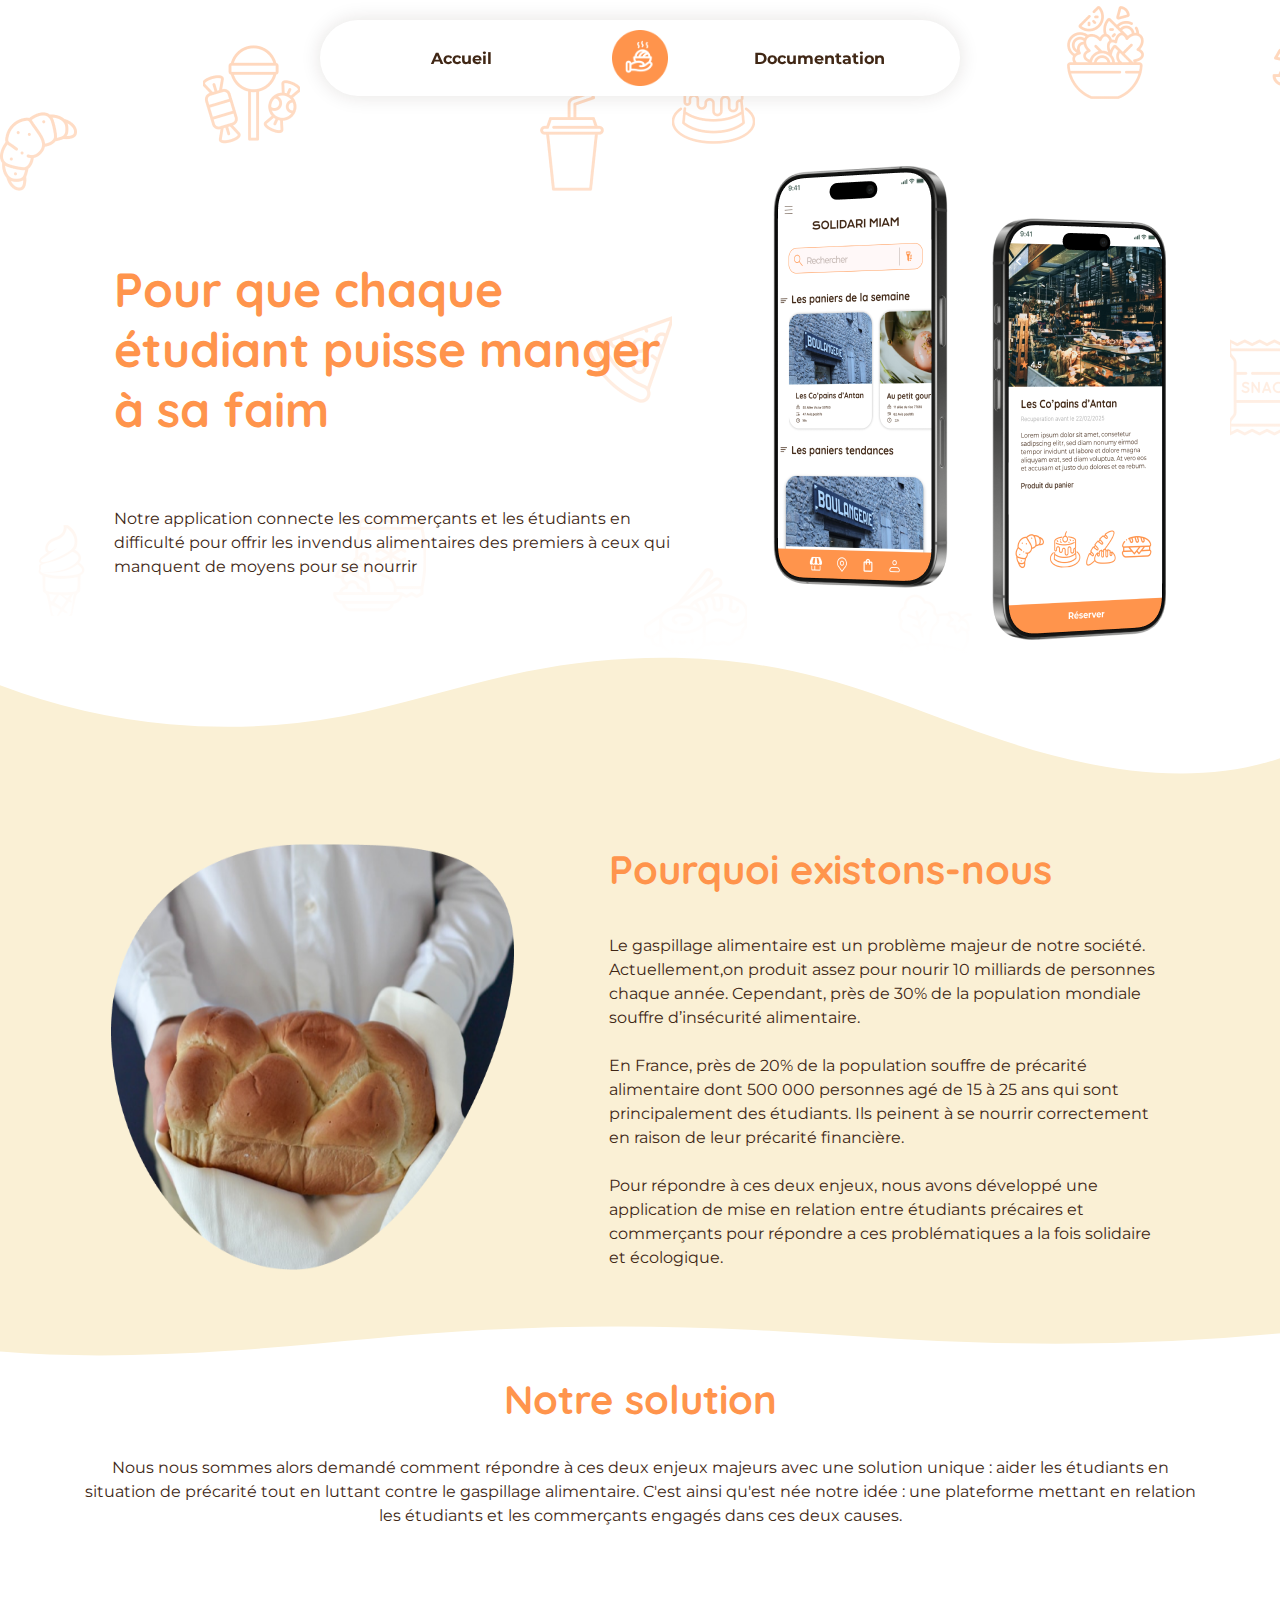
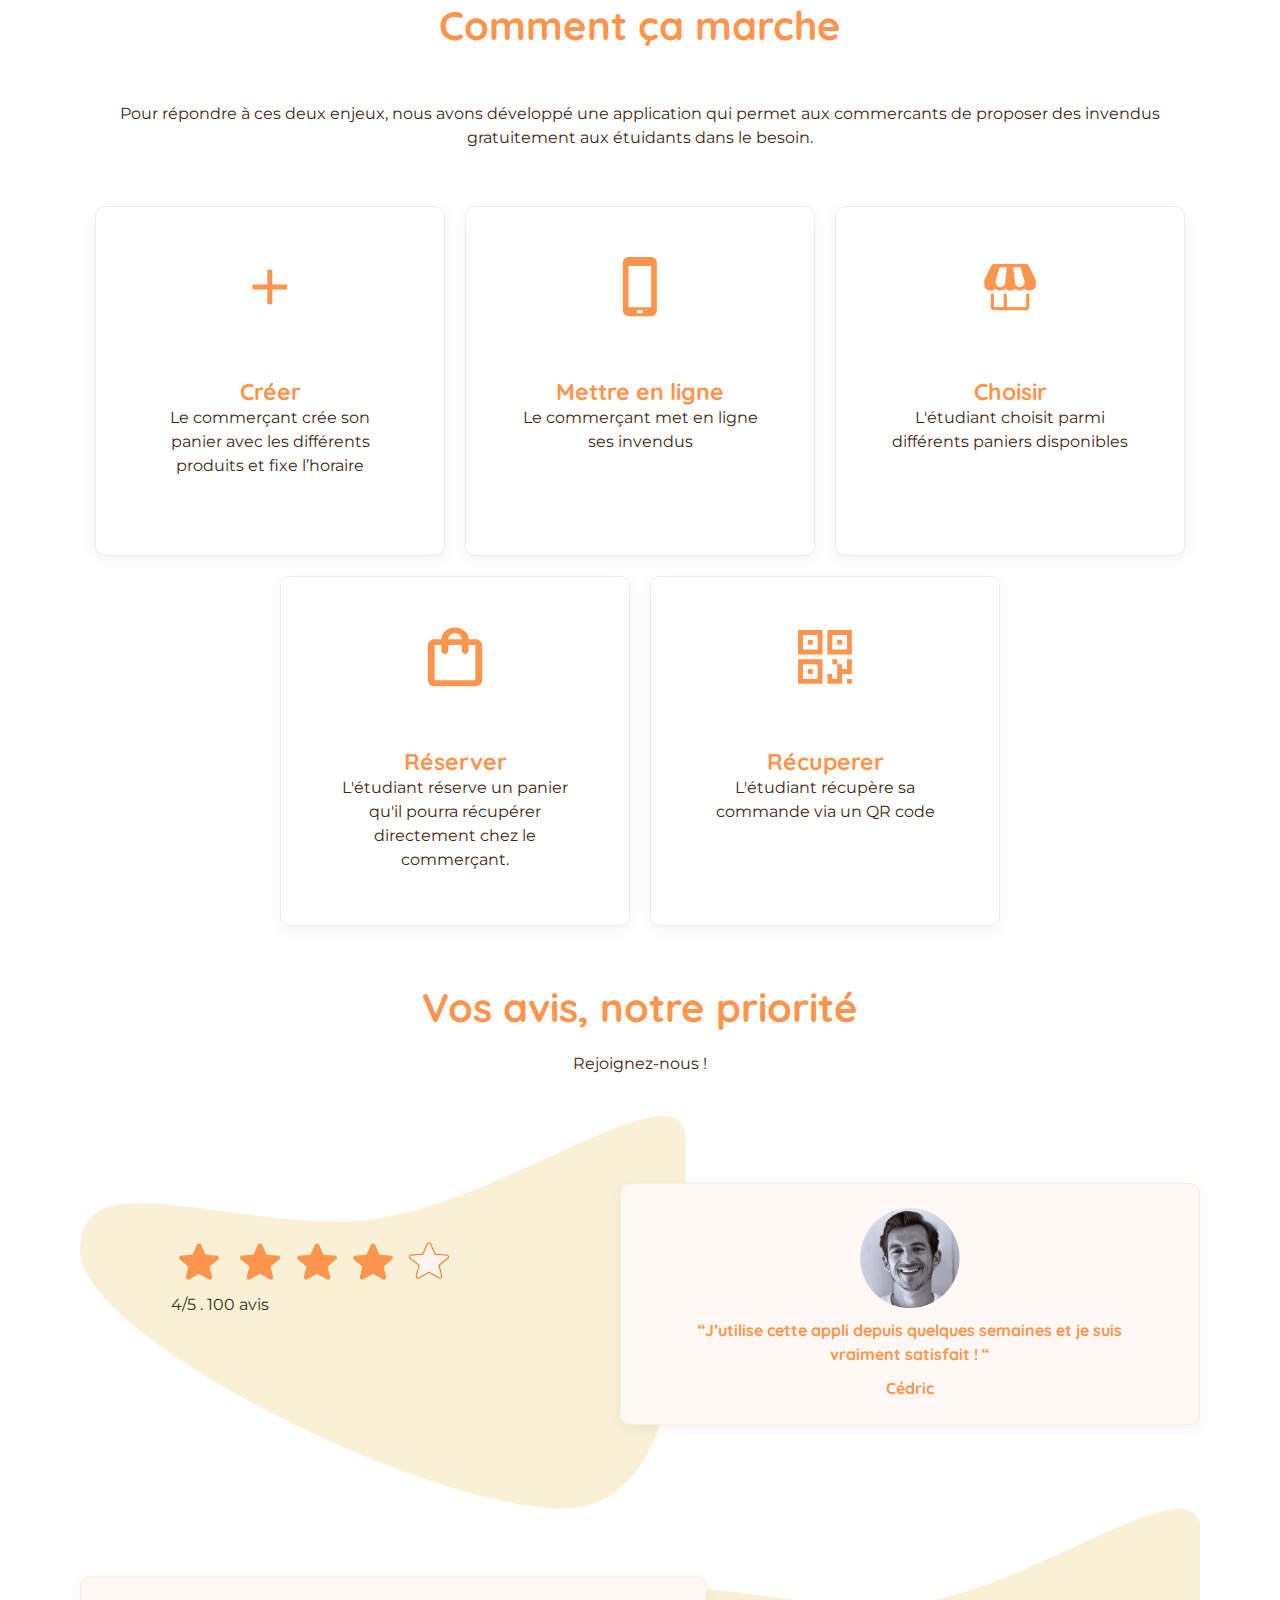
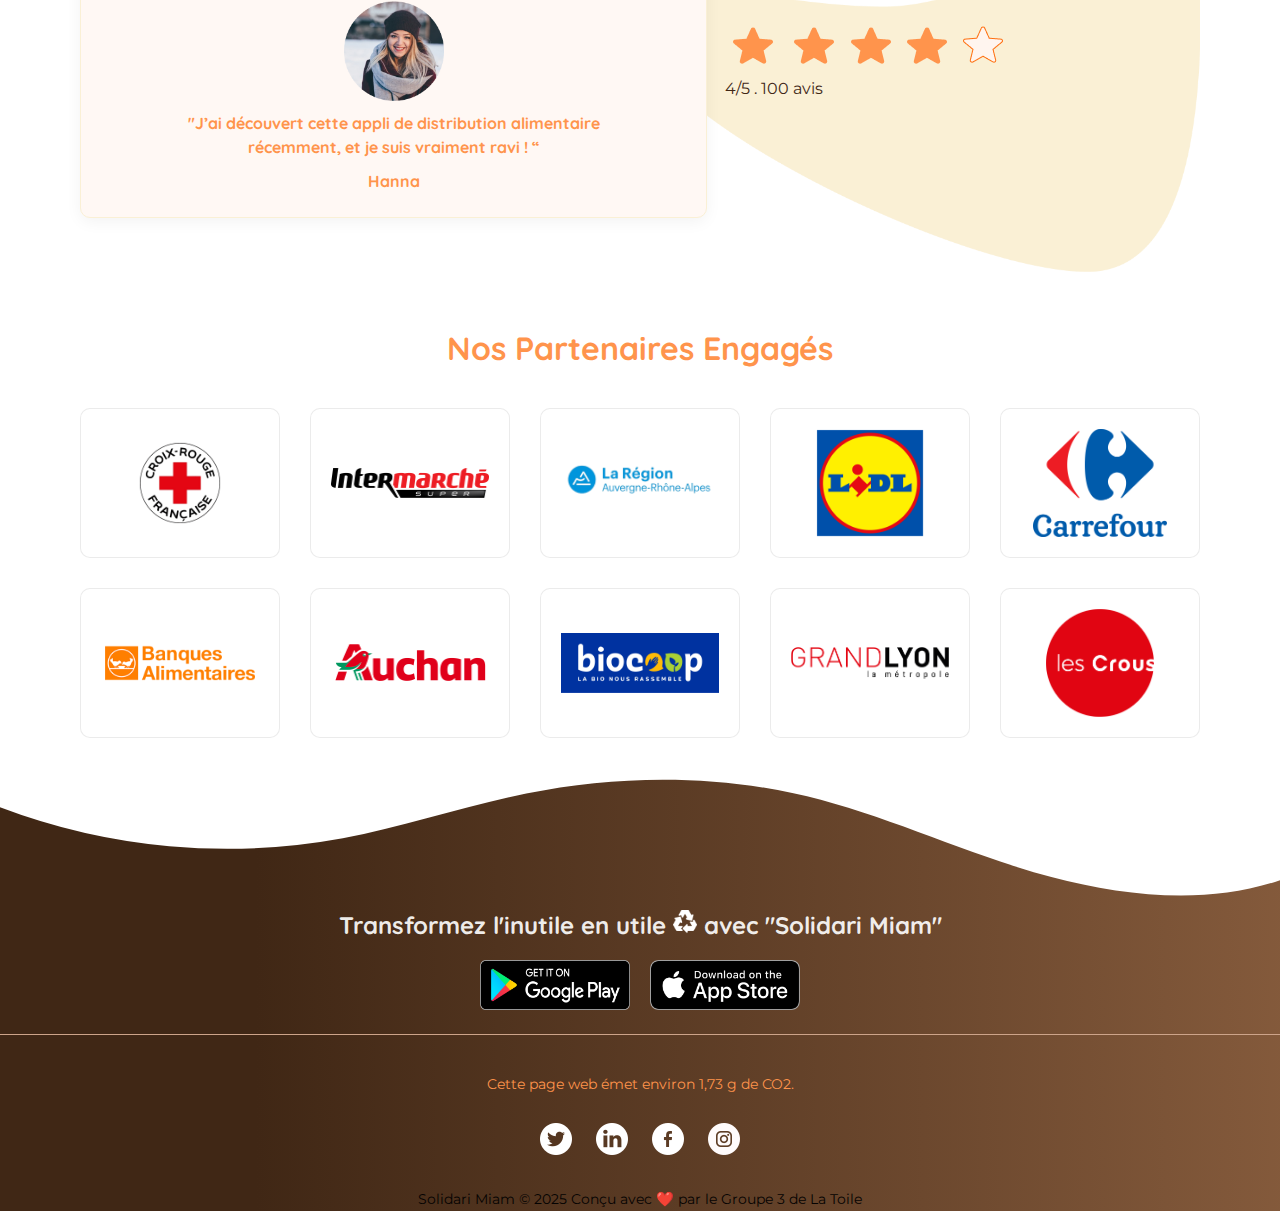
<file: index.html>
<!-- Page d'acceuil et de présentation de l'application que vous proposez (comme si vous deviez la vendre)-->

<!DOCTYPE html>
<html lang="en">

<head>
   <meta charset="UTF-8">
   <link rel="stylesheet" href="style.css">
   <meta name="viewport" content="width=device-width, initial-scale=1.0">
   <title>Landing Page</title>
   <!-- <link href="https://cdn.jsdelivr.net/npm/normalize.css@8.0.1/normalize.min.css" rel="stylesheet"> -->
   <link rel="preconnect" href="https://fonts.googleapis.com">
   <link rel="preconnect" href="https://fonts.gstatic.com" crossorigin>
   <link
      href="https://fonts.googleapis.com/css2?family=Montserrat:ital,wght@0,100..900;1,100..900&family=Quicksand:wght@300..700&display=swap"
      rel="stylesheet">

</head>

<body>
   <nav>
      <ul>
         <a href="index.html">
            <li>Accueil</li>
         </a>
         <img src="medias/Logo_1_Net.png" alt="" id="logonav">
         <a href="documentation.html">
            <li>Documentation</li>
         </a>
      </ul>
   </nav>

   <section class="heropage">
      <div class="container" id="heropagediv">
         <div class="heropagecontent">
            <H1>Pour que chaque étudiant puisse manger à sa faim </H1>
            <p>Notre application connecte les commerçants et les étudiants en difficulté pour offrir les invendus
               alimentaires des premiers à ceux qui manquent de moyens pour se nourrir </p>
         </div>
         <img src="medias/Black-Titanium2.png" alt="">
      </div>
   </section>

   <section id="pourquoi">


      <!-- shape Divider -->
      <div class="custom-shape-divider-top-1738064166">
         <svg data-name="Layer 1" xmlns="http://www.w3.org/2000/svg" viewBox="0 0 1200 120" preserveAspectRatio="none">
            <path
               d="M321.39,56.44c58-10.79,114.16-30.13,172-41.86,82.39-16.72,168.19-17.73,250.45-.39C823.78,31,906.67,72,985.66,92.83c70.05,18.48,146.53,26.09,214.34,3V0H0V27.35A600.21,600.21,0,0,0,321.39,56.44Z"
               id="shape-fill"></path>
         </svg>
      </div>
      <!-- shape divider TOP -->

      <div class="container">
         <img src="medias/Ellipse 4.png" alt="" id="Ellipse4">

         <div id="pkcontent">
            <H2>Pourquoi existons-nous</H2>

            <p>Le gaspillage alimentaire est un problème majeur de notre société.

               Actuellement,on produit assez pour nourir 10 milliards de personnes chaque année. Cependant, près de 30%
               de
               la
               population mondiale souffre d’insécurité alimentaire. <br> <br>

               En France, près de 20% de la population souffre de précarité alimentaire dont 500 000 personnes agé de 15
               à
               25
               ans qui sont principalement des étudiants. Ils peinent à se nourrir correctement en raison de leur
               précarité
               financière. <br> <br>

               Pour répondre à ces deux enjeux, nous avons développé une application de mise en relation entre étudiants
               précaires et commerçants pour répondre a ces problématiques a la fois solidaire et écologique.</p>
         </div>
      </div>
      <!-- shape divider Bottom -->
      <div class="custom-shape-divider-bottom-1738580584">
         <svg data-name="Layer 1" xmlns="http://www.w3.org/2000/svg" viewBox="0 0 1200 120" preserveAspectRatio="none">
            <path
               d="M985.66,92.83C906.67,72,823.78,31,743.84,14.19c-82.26-17.34-168.06-16.33-250.45.39-57.84,11.73-114,31.07-172,41.86A600.21,600.21,0,0,1,0,27.35V120H1200V95.8C1132.19,118.92,1055.71,111.31,985.66,92.83Z"
               class="shape-fill"></path>
         </svg>
      </div>
      <!-- shape divider bottom -->
   </section>
   <section>
      <div class="container is-centered">
         <h2>Notre solution</h2>
         <p> Nous nous sommes alors demandé comment répondre à ces deux enjeux majeurs avec une solution unique : aider les étudiants en situation de précarité tout en luttant contre le gaspillage alimentaire.

            C'est ainsi qu'est née notre idée : une plateforme mettant en relation les étudiants et les commerçants engagés dans ces deux causes.</p>
      </div>
   </section>
   <section id="Cmnt_section">
      <div  class="container is-centered">
         <h2 class="margin_h2">Comment ça marche</h2>
         <p class="margin_p">Pour répondre à ces deux enjeux, nous avons développé une application qui permet aux
            commercants de proposer
            des
            invendus gratuitement aux étuidants dans le besoin.</p>
      </div>
      <div class="card_container">
         <div class="cards"><img src="medias/ic_baseline-plus.svg" alt="" class="cardlogo">
            <h3 class="h3_card">Créer</h3>
            <p>Le commerçant crée son panier avec les différents produits et fixe l’horaire </p>
         </div>
         <div class="cards"><img src="medias/Vector.svg" alt="" class="cardlogo">
            <h3 class="h3_card">Mettre en ligne</h3>
            <p>Le commerçant met en ligne ses invendus</p>
         </div>

         <div class="cards"><img src="medias/clarity_store-solid.svg" alt="" class="cardlogo">
            <h3 class="h3_card">Choisir</h3>
            <p>L'étudiant choisit parmi différents paniers disponibles </p>
         </div>
         <div class="cards"><img src="medias/VectorCart.svg" alt="" class="cardlogo">
            <h3 class="h3_card">Réserver</h3>
            <p>L'étudiant réserve un panier qu'il pourra récupérer directement chez le commerçant.</p>
         </div>
         <div class="cards"><img src="medias/ic_baseline-qrcode.svg" alt="" class="cardlogo">
            <h3 class="h3_card">Récuperer</h3>
            <p>L'étudiant récupère sa commande via un QR code </p>
         </div>

      </div>


   </section>
   <!-- Section avis -->
   <section class="avis">
      <div class="container">
         <div class="content">
            <H2 class="margin_h2">Vos avis, notre priorité</H2>
            <p class="margin_p">Rejoignez-nous !</p>
            <div id="avis_wrapper">
               <div class="avis_container">
                  <div class="card_note">
                     <div>
                        <img src="medias/Component_32.png" alt="">
                        <p>4/5 . 100 avis</p>
                     </div>
                  </div>
                  <div class="card_avis" id="card_avis1">
                     <img src="medias/Visage_avis2.png" alt="" class="visage_avis">
                     <p class="P_avis">“J’utilise cette appli depuis quelques semaines et je suis vraiment satisfait ! “
                     </p>
                     <p class="P_avis">Cédric</p>
                  </div>
               </div>
               <div class="avis_container">
                  <div class="card_avis" id="card_avis2">
                     <img src="medias/Visage_avis3.png" alt="" class="visage_avis">
                     <p class="P_avis">"J’ai découvert cette appli de distribution alimentaire récemment, et je suis
                        vraiment ravi ! “</p>
                     <p class="P_avis">Hanna</p>
                  </div>
                  <div class="card_note">
                     <div>
                        <img src="medias/Component_32.png" alt="">
                        <p>4/5 . 100 avis</p>
                     </div>
                  </div>
               </div>
            </div>

         </div>
      </div>
      </div>


   </section>








   <!-- iryna -->
   <!-- "Nos Partenaires" SECTION -->

   <section class="partenaires-section">
      <h2>Nos Partenaires Engagés</h2>
      <div class="logos-container">
         <div class="logo-card">
            <img src="medias/CroixR.png" alt="Croix Rouge">
         </div>
         <div class="logo-card">
            <img src="medias/Intermarché.png" alt="Intermarché">
         </div>
         <div class="logo-card">
            <img src="medias/RhoneAlpes.png" alt="Auvergne Rhone Alpes">
         </div>
         <div class="logo-card">
            <img src="medias/Lidl.png" alt="Lidl">
         </div>
         <div class="logo-card">
            <img src="medias/Carrefour.png" alt="Carrefour">
         </div>
         <div class="logo-card">
            <img src="medias/banques-alimentaires.png" alt="Banques Alimentaires">
         </div>
         <div class="logo-card">
            <img src="medias/Auchan.png" alt="Auchan">
         </div>
         <div class="logo-card">
            <img src="medias/Biocoop.png" alt="Biocoop">
         </div>
         <div class="logo-card">
            <img src="medias/GrandLyon.png" alt="Grand Lyon">
         </div>
         <div class="logo-card">
            <img src="medias/Crous.png" alt="Crous">
         </div>
      </div>
   </section>

   <!-- FOOTER -->

   <footer>
      <!-- shape Divider -->
      <div class="custom-shape-divider-top-1738064166">
         <svg data-name="Layer 1" xmlns="http://www.w3.org/2000/svg" viewBox="0 0 1200 120" preserveAspectRatio="none">
            <path
               d="M321.39,56.44c58-10.79,114.16-30.13,172-41.86,82.39-16.72,168.19-17.73,250.45-.39C823.78,31,906.67,72,985.66,92.83c70.05,18.48,146.53,26.09,214.34,3V0H0V27.35A600.21,600.21,0,0,0,321.39,56.44Z"
               id="shape-fill"></path>
         </svg>
      </div>
      <!-- shape divider -->

      <div class="slogan-container">
         <h2>Transformez l'inutile en utile
            <img src="medias/recycle.png">
            avec "Solidari Miam"
         </h2>
      </div>


      <div class="store-buttons">
         <a href="#" class="google-play">
            <img src="medias/logoGooglePlay.png" alt="Google Play">
         </a>
         <a href="#" class="app-store">
            <img src="medias/logoAppstore.png" alt="App Store">
         </a>
      </div>

      <hr>
      

      <div id="footer-co2">Cette page web émet environ 1,73 g de CO2.</div>

      <section class="footer-social">
         <a href="#"><img src="medias/twitter.png" alt="Twitter"></a>
         <a href="#"><img src="medias/linkedin.png" alt="LinkedIn"></a>
         <a href="#"><img src="medias/facebook.png" alt="Facebook"></a>
         <a href="#"><img src="medias/instagram.png" alt="Instagram"></a>
      </section>

      

      <p class="footer-droit">
         Solidari Miam © 2025 Conçu avec ❤️ par le Groupe 3 de La Toile
      </p>
   </footer>

</body>

</html>
</file>
<file: style.css>
* {
    margin: 0;
    padding: 0;
    box-sizing: border-box;
    transition: all 0.3s ease;
}

:root {
    /* Couleur principale */
    --primary-color: #FF944C;

    --secondary-color: #402715;
    /* Couleur secondaire */
    /* --background-color: #FAF0D5;  */
    --third-color: #FAF0D5;
    --fourth-color: #FFF8F4;

    --border-radius: 10px;
    /* Rayon des bordures */
}

* {
    margin: 0;
    padding: 0;
    box-sizing: border-box;
}

body {
    font-family: Montserrat, serif;
}

h1,
h2,
h3,
.P_avis {
    color: var(--primary-color);
    font-family: "Quicksand", serif;
}

section {

    width: 100%;
    gap: 20px;


}




.heropage {
    background-image: linear-gradient(rgb(255 255 255 / 0%), rgb(255 255 255)),
        url(medias/iconcapture.png);
    padding-top: 150px;
}



#logonav {
    width: 76px;
    padding: 10px;
}

nav {   
    top: 20px;
    display: flex;
    justify-content: center;
    position: fixed;
    text-align: center;
    margin: auto;
    width: 100%;
    z-index: 100;
}

a {
    text-decoration: none;
    color: var(--secondary-color);
    font-weight: bolder;
}

a:hover {
    color: var(--primary-color);
    transform: scale(1.05);
}

li {
    list-style: none;
    min-width: 140px;
    text-align: center;

}


ul {
    display: flex;
    box-shadow: rgb(43 23 10 / 12%) 0px 0px 20px 0px;
    justify-content: space-evenly;
    align-items: center;
    border-radius: 200px;
    width: 50%;
    z-index: 100;
    background-color: white;
}


h1 {
    font-size: 3rem;
    margin: .67em 0;
    margin-bottom: 68px;
}

h2 {
    font-size: 2.49rem;
    font-weight: bold;
}

h3 {
    font-size: 1.44rem;
    color: #FF944C;
}

p {
    color: var(--secondary-color);
    line-height: 1.5;
}

.margin_p {
    margin-bottom: 40px;
}

.margin_h2 {
    margin-top: 40px;
    margin-bottom: 20px;
}

.heropagecontent, #pkcontent{
    max-width: 50%;
}

#pkcontent{
    display: flex;
    flex-direction: column;
    gap: 40px;
}

.container {
    display: flex;
    flex-wrap: wrap;
    justify-content: space-around;
    flex-direction: row;
    padding: 24px;
    gap: 32px;
    width: 90%;
    max-width: 1200px;
    padding: 1rem;
    margin: 0 auto;
}
.is-centered{
    text-align: center;
}

.item {
    flex: 1 1 300px;
    /* s'adapte à l'espace disponible */
    margin: 10px;
}

#Ellipse4 {
    height: auto;
    width: 403px;
}

#pourquoi {
    display: flex;
    flex-direction: column;
    gap: 40px;

}

#Cmnt_div {
    text-align: center;
    margin-right: 200px;
    margin-left: 200px;

}

.card_container {
    display: flex;
    flex-wrap: wrap;
    justify-content: center;
    gap: 20px;
}


.cards {
    height: 350px;
    width: 350px;
    box-shadow: rgba(0, 0, 0, 0.05) 0px 4px 15.76px 0px;
    display: flex;
    flex-direction: column;
    align-items: center;
    padding: 50px;
    text-align: center;
    border: solid 1px #00000014;
    border-radius: 10px;


}

.cards:hover {
    transform: scale(1.02);
    box-shadow: 0px 4px 10px rgba(0, 0, 0, 0.2);

}



.cardlogo {
    height: 60px;
    width: 60px;
    margin-bottom: 60px;
}



#heropagediv {
    align-items: center;
}



#pourquoi {
    background-color: #FAF0D5;
    gap: 40px;
    display: flex;
    flex-direction: column;
}



.content {
    display: flex;
    flex-direction: column;
    align-items: center;
    margin: auto;
    width: 100%;
}

#avis_wrapper {
    width: 100%;
}

.avis_container {
    display: flex;
    flex-direction: row;
    width: 100%;
    justify-content: space-between;

}

.card_note {
    background-image: url("medias/background_note.png");
    background-size: cover;
    background-size: cover;
    width: 68%;
    background-repeat: no-repeat;
    aspect-ratio: 1.54;
    position: relative;

    div {
        position: absolute;
        top: 30%;
        left: 15%;

    }
}

.card_avis {
    width: fit-content;
    background-color: var(--fourth-color);
    display: flex;
    flex-direction: column;
    align-items: center;
    padding: 24px;
    height: fit-content;
    z-index: 1;
    border-radius: 10px;
    gap: 10px;
    box-shadow: rgba(0, 0, 0, 0.05) 0px 4px 15.76px 0px;
}

#card_avis1 {
    width: fit-content;
    background-color: var(--fourth-color);
    display: flex;
    flex-direction: column;
    align-items: center;
    padding: 24px;
    height: fit-content;
    margin-top: 6%;
    margin-left: -66px;
    z-index: 1;
    border-radius: 10px;
    gap: 10px;
    box-shadow: rgba(0, 0, 0, 0.05) 0px 4px 15.76px 0px;
    border: 1px solid var(--third-color);
    text-align: center;
    font-weight: bold;
}

#card_avis2 {
    width: fit-content;
    background-color: var(--fourth-color);
    display: flex;
    flex-direction: column;
    align-items: center;
    padding: 24px;
    height: fit-content;
    margin-top: 6%;
    margin-right: -66px;
    z-index: 1;
    border-radius: 10px;
    gap: 10px;
    box-shadow: rgba(0, 0, 0, 0.05) 0px 4px 15.76px 0px;
    border: 1px solid var(--third-color);
    text-align: center;
    font-weight: bold;
}

.visage_avis {
    height: 100px;
    width: 100px;
}

.P_avis {
    padding: 0 40px;
    text-align: center;
    font-weight: bold;


}

.custom-shape-divider-bottom-1738580584 {
    /* position: absolute;
    bottom: 0;
    left: 0; */
    width: 100%;
    overflow: hidden;
    line-height: 0;
}

.custom-shape-divider-bottom-1738580584 svg {
    position: relative;
    display: block;
    width: calc(100% + 1.3px);
    height: 32px;
    transform: rotateY(180deg);
}

.custom-shape-divider-bottom-1738580584 .shape-fill {
    fill: #FFFFFF;
}

.custom-shape-divider-top-1738063738 {
    position: absolute;
    top: 0;
    left: 0;
    width: 100%;
    overflow: hidden;
    line-height: 0;
}

.custom-shape-divider-top-1738063738 svg {
    position: relative;
    display: block;
    width: calc(172% + 1.3px);
    height: 111px;
}

#shape-fill {
    fill: white;
}

/** For mobile devices **/










/* Section Partenaires !!! */

.partenaires-section {
    padding: 40px 20px;
    background-color: #ffffff;
}

.partenaires-section h2 {
    font-size: 2em;
    font-weight: bold;
    color: #FF944C;
    text-align: center;
    margin-bottom: 40px;

}

/* Paramètres logos des Partenaires */
.logos-container {
    display: flex;
    justify-content: center;
    align-items: center;
    gap: 30px;
    flex-wrap: wrap;
}

.logo-card {
    border: solid 1px #00000014;
    border-radius: 10px;
    padding: 20px;
    width: 200px;
    height: 150px;
    display: flex;
    align-items: center;
    justify-content: center;
    background-color: #fff;
    transition: transform 0.3s ease, box-shadow 0.3s ease;
}

.logo-card:hover {
    transform: scale(1.05);
    cursor: pointer;
    box-shadow: 0px 4px 10px rgba(0, 0, 0, 0.2);
}

.logo-card img {
    max-width: 100%;
    max-height: 100%;
    object-fit: contain;
}

/* Footer !!! */
footer {
    background-color: var(--secondary-color);
    background: #402715;
    background: linear-gradient(0deg, #402715 20%, #8c6040 110%);
    background: -webkit-linear-gradient(0deg, #402715 20%, #8c6040 110%);
    background: -moz-linear-gradient(0deg, #402715 20%, #8c6040 110%);
    text-align: center;
}

.slogan-container {
    display: inline-flex;
    align-items: center;
    gap: 10px;
    text-align: center;
    margin-bottom: 20px;
}

.slogan-container h2 {
    padding-left: 10px;
    padding-right: 10px;
    color: rgba(255, 255, 255, 0.905);
    font-size: 1.5em;
    font-weight: bold;
}

.slogan-container img {
    width: 24px;
    height: auto;
}

.store-buttons {
    display: flex;
    justify-content: center;
    gap: 20px;
}

.store-buttons a img {
    width: 150px;
    height: auto;
    transition: transform 0.3s ease;
}

.store-buttons a img:hover {
    transform: scale(1.1);
}

/* Ligne  de séparation */
hr {
    border: none;
    border-top: 1px solid #cda48a;
    margin: 20px 0;
}

/* Premiers Liens*/
.footer-links {
    display: flex;
    justify-content: center;
    gap: 60px;
    margin-top: 15px;
}

.footer-links a {
    color: #fff;
    text-decoration: none;
    font-weight: 300;
    transition: color 0.3s ease;
}


.footer-links a:hover {
    color: #FF944C;
}

/* Section CO2 */
#footer-co2 {
    font-size: 0.9em;
    color: #FF944C;
    margin-top: 40px;
}

/* Réseaux Sociaux */
.footer-social {
    margin: 30px 0;
}

.footer-social a img {
    width: 32px;
    height: 32px;
    margin: 0 10px;
    transition: transform 0.3s ease;
}

.footer-social img:hover {
    transform: scale(1.2);
}

.footer-legal {
    font-weight: 600;
    display: flex;
    justify-content: center;
    gap: 10px;
    margin-top: 15px;
}

.footer-legal a {
    color: #fff;
    text-decoration: none;
    font-weight: 400;
    transition: color 0.3s ease;
}

.footer-legal a:hover {
    color: #FF944C;
}

.footer-droit {
    font-weight: 400;
    font-size: 0.9em;
    ;
    color: #050302;
    margin-top: 20px;
}



@media (max-width: 480px) {
    html {
        font-size: 14px;
    }



    img {
        width: -webkit-fill-available;
    }

    #Ellipse4 {
        height: auto;
        width: -webkit-fill-available;
    }

    #Cmnt_div {
        margin: auto;
    }

    .avis_container {
        gap: 12px;
    }

    #avis_wrapper {
        gap: 32px;
        display: flex;
        flex-direction: column;
    }

    #avis_wrapper :nth-child(1) {
        flex-direction: column-reverse;
    }

    #avis_wrapper :nth-child(2) {
        flex-direction: column;
    }

    #avis_wrapper div {
        margin: auto;
        width: -webkit-fill-available;
    }

    .menu {
        flex-direction: column;
        /* Menu vertical sur les petits écrans */
    }

    .footer-links {
        gap: 15px;
        flex-wrap: wrap;
    }

    #logonav {
        width: 62px;
        order: -1;
        margin-right: auto;
        padding: 16px 0
    }
    .card_note img {
        width: 141px;
    }
    .card_note {
        div {
            top: 44%;
            left: 46%;
        }
    }
    ul {
        width: 92%;
        margin: 0;
        justify-content: left;
        gap: 12px;
        padding: 0 16px;
        li {
            width: fit-content;
            min-width: auto;

        }
    }
    .heropagecontent, #pkcontent {
        max-width: 100%;
    }
}
</file>
